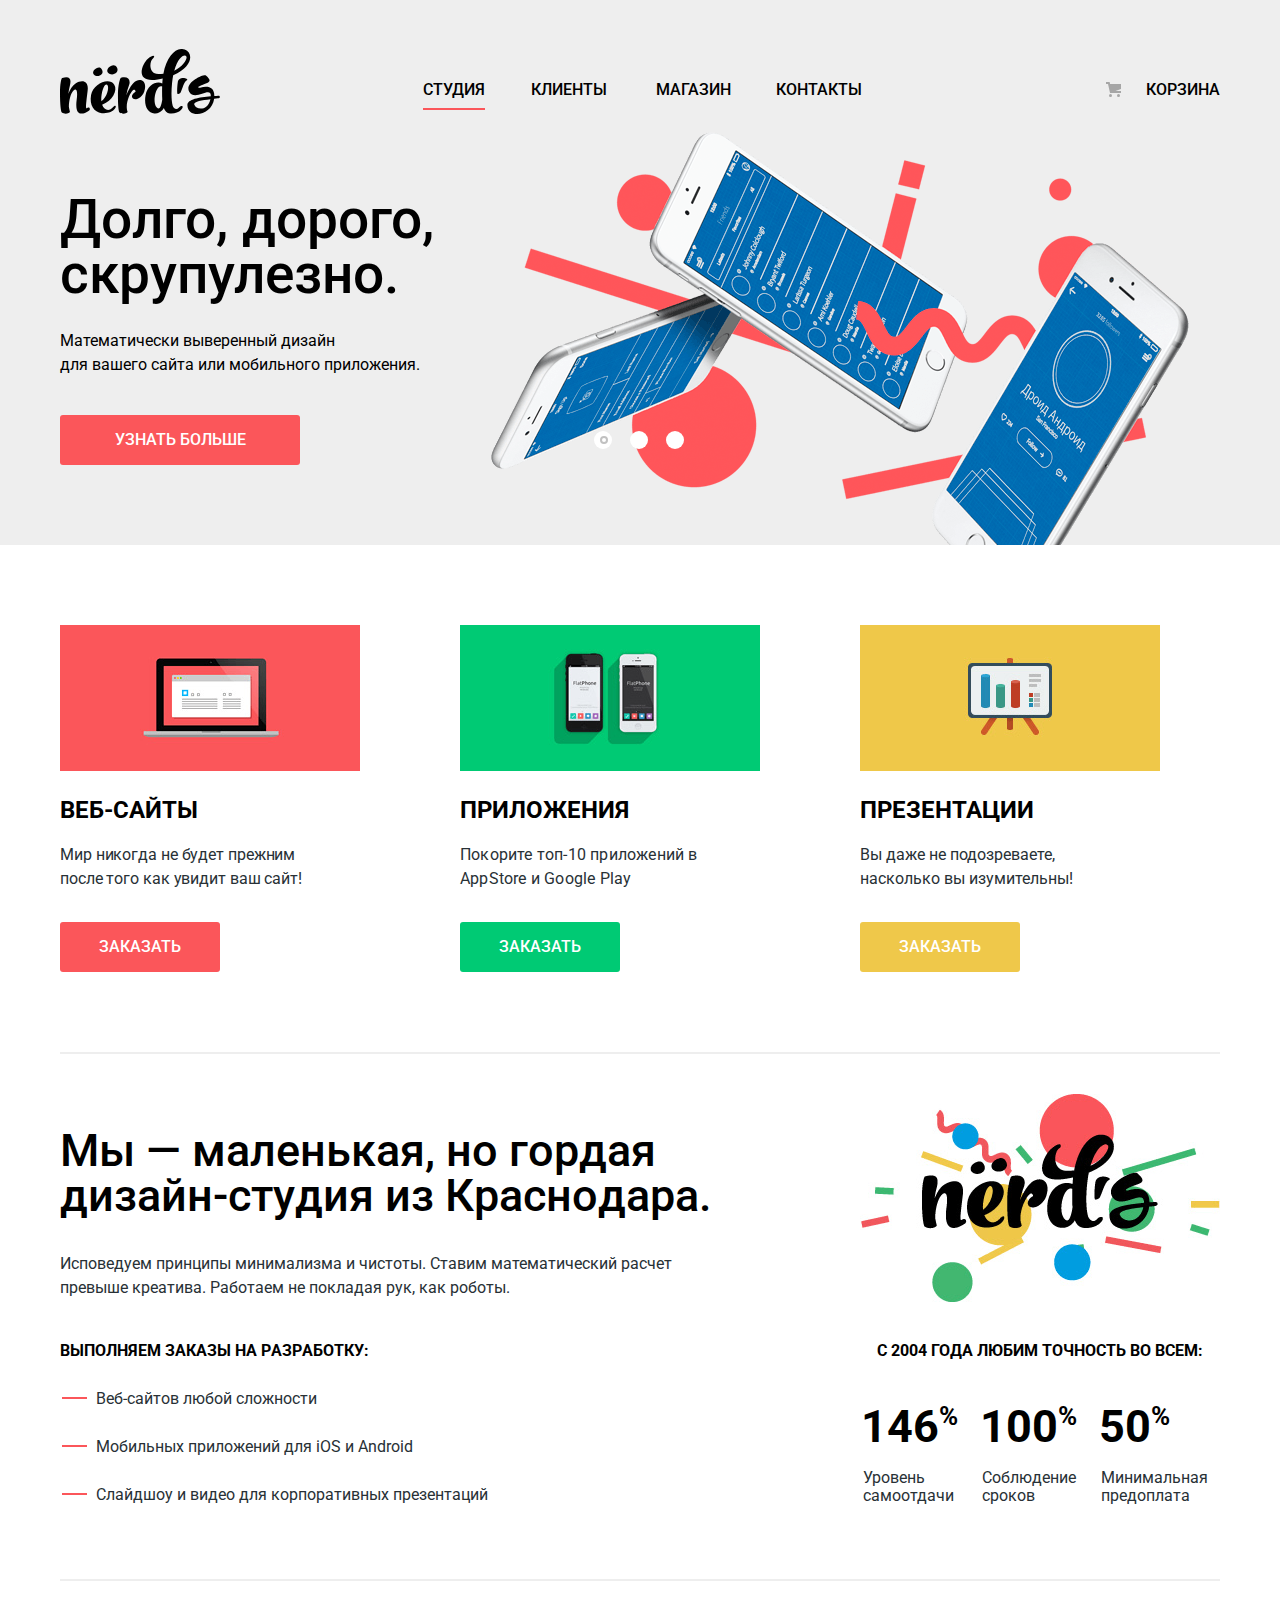
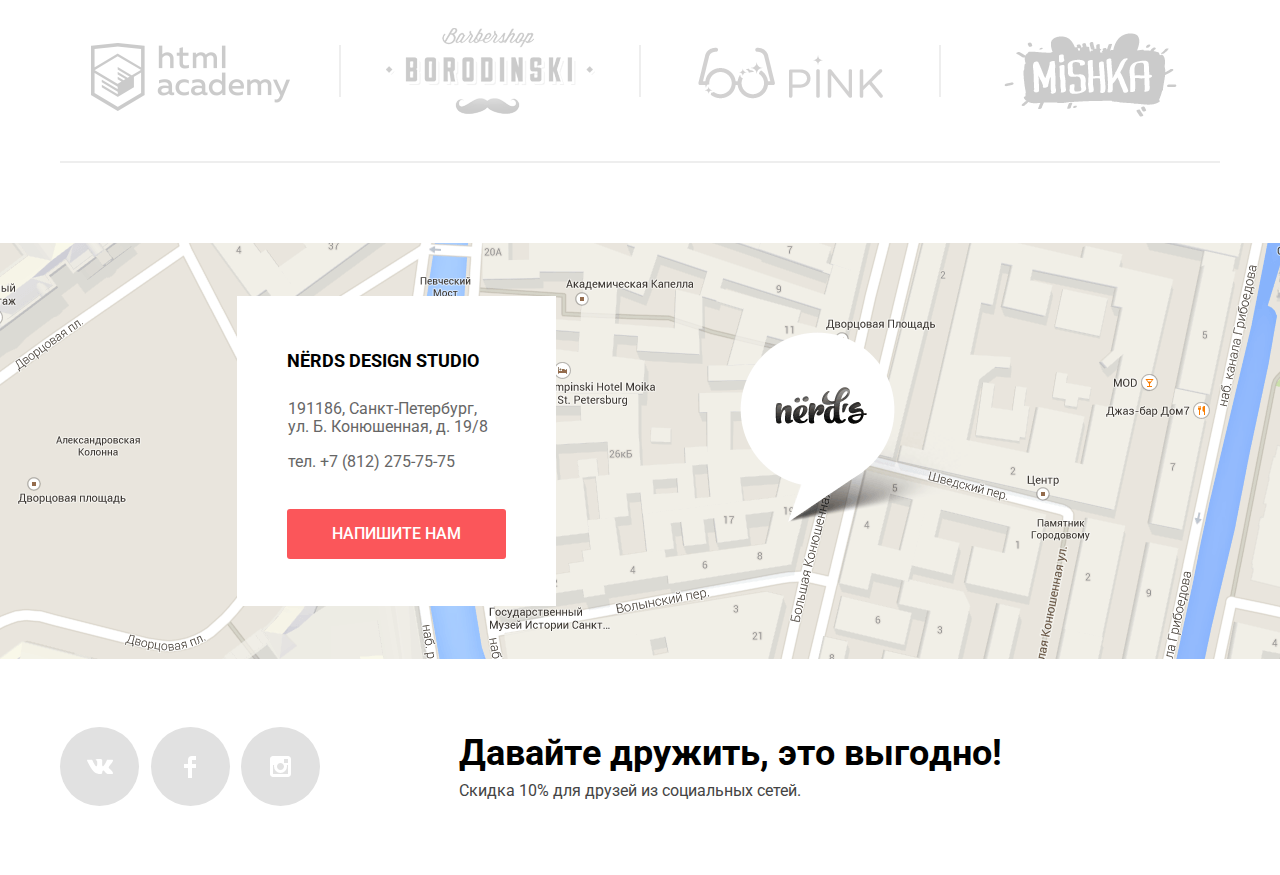
<file: index.html>
<!DOCTYPE html>
<html lang="ru">

<head>
  <meta charset="UTF-8">
  <title>Студия Нёрдс</title>
  <link href="https://fonts.googleapis.com/css?family=Roboto:400,500,700" rel="stylesheet">
  <link href="css/normalize.min.css" rel="stylesheet">
  <link href="css/style.min.css" rel="stylesheet"> </head>

<body>
<header class="main-header">
  <nav class="main-navigation clearfix">
    <!--Меню-->
    <img src="img/nerds-logo-1.svg" width="160" height="65" alt="Логотип компании «Nerds»">
    <div class="user-menu">
      <ul class="site-navigation">
        <li><span class="down-line-red">Студия</span></li>
        <li><a href="client.html">Клиенты</a></li>
        <li><a href="catalog.html">Магазин</a></li>
        <li><a href="contacts.html">Контакты</a></li>
      </ul>
      <ul class="user-basket">
        <li><a class="user-basket-link" href="#">Корзина</a></li>
      </ul>
    </div>
  </nav>
</header>
<main class="container">
  <h1 class="visually-hidden">Веб студия «Nerds»</h1>
  <section class="slider-new">
    <div class="container-slider">
      <h2 class="visually-hidden">Преимущества</h2>
      <input class="visually-hidden slide-1" type="radio" id="product-1" name="toggle" checked>
      <input class="visually-hidden slide-2" type="radio" id="product-2" name="toggle">
      <input class="visually-hidden slide-3" type="radio" id="product-3" name="toggle">
      <div class="slider-controls">
        <label class="slider-controls-item slider-controls-item--1" for="product-1">Первый</label>
        <label class="slider-controls-item slider-controls-item--2" for="product-2">Второй</label>
        <label class="slider-controls-item slider-controls-item--3" for="product-3">Третий</label>
      </div>
      <ul class="slider-list">
        <li class="slider-item">
          <h3>Долго, дорого,<br> скрупулезно.</h3>
          <p>Математически выверенный дизайн
            <br> для вашего сайта или мобильного приложения.</p> <a class="slider-item-button button" href="#">Узнать больше</a> </li>
        <li class="slider-item">
          <h3>Любим математику как никто другой</h3>
          <p>Никакого креатива, только математические формулы для расчета идеальных пропорций.</p> <a class="slider-item-button button" href="#">Узнать больше</a> </li>
        <li class="slider-item">
          <h3>Только ночь,<br> только хардкор</h3>
          <p>Работать днем, как все? Мы против этого.
            <br> Ближе к полуночи работа только начинается.</p> <a class="slider-item-button button" href="#">Узнать больше</a> </li>
      </ul>
    </div>
  </section>
  <div class="page-wrapper">
    <section class="features">
      <h2 class="visually-hidden">Услуги</h2>
      <ul class="features-list">
        <li class="feature-item">
          <h3>Веб-сайты</h3>
          <p class="text-property text-items text-items-1">Мир никогда не будет прежним после того как увидит ваш сайт!</p> <a class="button button-service" href="#">Заказать</a> </li>
        <li class="feature-item">
          <h3>Приложения</h3>
          <p class="text-property text-items text-items-2">Покорите топ-10 приложений в AppStore и Google Play</p> <a class="button green button-service" href="#">Заказать</a> </li>
        <li class="feature-item">
          <h3>Презентации</h3>
          <p class="text-property text-items text-items-3">Вы даже не подозреваете, насколько вы изумительны!</p> <a class="button yellow button-service" href="#">Заказать</a> </li>
      </ul>
      <div class="line line-1"></div>
    </section>
    <section class="about">
      <h2 class="visually-hidden">О нас</h2>
      <div class="about-text">
        <div class="about-text-1">
          <p>Мы — маленькая, но гордая дизайн-студия из Краснодара.</p>
          <p class="text-property">Исповедуем принципы минимализма и чистоты. Ставим математический расчет превыше креатива. Работаем не покладая рук, как роботы.</p>
        </div>
        <div class="about-text-2">
          <p>Выполняем заказы на разработку:</p>
          <ul class="amenities">
            <li class="text-property text-property-orders">Веб-сайтов любой сложности</li>
            <li class="text-property text-property-orders">Мобильных приложений для iOS и Android</li>
            <li class="text-property text-property-orders">Слайдшоу и видео для корпоративных презентаций</li>
          </ul>
        </div>
      </div>
      <div class="about-logo"> <img src="img/nerds-illustration.png" width="360" height="208" alt="Логотип компании «Nerds»">
        <p class="about-figure">с 2004 года Любим точность во всем:</p>
        <ul class="our-advantages">
          <li class="our-advantages-list">
            <p>146<span class="our-advantages-list-percent">%</span></p>
            <p>Уровень самоотдачи</p>
          </li>
          <li class="our-advantages-list">
            <p>100<span class="our-advantages-list-percent">%</span></p>
            <p>Соблюдение сроков</p>
          </li>
          <li class="our-advantages-list">
            <p>50<span class="our-advantages-list-percent">%</span></p>
            <p>Минимальная предоплата</p>
          </li>
        </ul>
      </div>
    </section>
    <section class="partners">
      <ul class="our-partners">
        <li>
          <a class="partners-img" href="https://htmlacademy.ru/intensive/htmlcss"><img src="img/logo-1.png%20copy.png" width="199" height="68" alt="Партнёр «Htmlacademy»"></a>
        </li>
        <li>
          <a class="partners-img" href="#"><img src="img/logo-2.png%20copy.png" width="209" height="90" alt="Партнёр «Borodinski»"></a>
        </li>
        <li>
          <a class="partners-img" href="#"><img src="img/logo-3.png%20copy.png" width="185" height="52" alt="Партнёр «Pink»"></a>
        </li>
        <li>
          <a class="partners-img" href="#"><img src="img/logo-4.png%20copy.png" width="173" height="84" alt="Партнёр «Mishka»"></a>
        </li>
      </ul>
      <div class="vertival-line vertival-line-1"></div>
      <div class="vertival-line vertival-line-2"></div>
      <div class="vertival-line vertival-line-3"></div>
      <div class="line line-2"></div>
      <div class="line line-3"></div>
    </section>
  </div>
  <section class="maps">
    <section class="maps-address">
      <p>Nёrds design studio</p>
      <p>191186, Санкт-Петербург, ул. Б. Конюшенная, д. 19/8</p>
      <p><a class="telephone" href="tel:+7(812)275-75-75"> тел. +7 (812) 275-75-75</a></p> <a class="button button-info-maps" href="contacts-popap.html">Напишите нам</a> </section>
    <iframe class="frame-maps" src="https://yandex.ru/map-widget/v1/?um=constructor%3A9f9f6bf86912d84e4e735cc1d7a996acdfd5a36370ceadb6f1b96682a616d9d2&amp;source=constructor"></iframe>
  </section>
</main>
<footer class="main-footer">
  <div class="page-wrapper">
    <div class="main-footer-info">
      <ul class="footer-social">
        <!--Кнопки на соц. сети-->
        <li>
          <a class="social-button" href="#" aria-label="Читайте нас в Вконтакте">
            <svg xmlns="http://www.w3.org/2000/svg" width="26" height="15" viewBox="0 0 26 15">
              <path fill="rgb(255, 255, 255)" d="M16.138 11.51c.956-.309 2.18 2.04 3.483 2.939.978.681 1.727.534 1.727.534l3.473-.05s1.815-.112.957-1.554c-.071-.12-.503-1.069-2.585-3.022-2.177-2.043-1.882-1.712.739-5.244 1.597-2.153 2.236-3.468 2.036-4.028-.192-.539-1.365-.399-1.365-.399L20.69.713c-.381.001-.704.119-.851.515-.003.004-.621 1.666-1.445 3.079-1.741 2.989-2.436 3.148-2.724 2.961-.661-.433-.494-1.737-.494-2.664 0-2.897.432-4.105-.846-4.417-.427-.104-.739-.172-1.828-.182-1.392-.021-2.574 0-3.244.329-.445.223-.786.712-.579.74.26.035.843.16 1.155.586.401.552.389 1.789.389 1.789s.229 3.411-.54 3.834c-.528.29-1.25-.302-2.803-3.016-.793-1.388-1.392-2.922-1.392-2.922s-.116-.285-.326-.441c-.25-.185-.6-.244-.6-.244L.848.684S.29.7.085.946c-.182.218-.015.668-.015.668s2.909 6.881 6.203 10.347c3.02 3.182 6.452 2.971 6.452 2.971h1.555s.469-.054.709-.312c.224-.24.214-.691.214-.691s-.031-2.109.935-2.419z" /> </svg>
          </a>
        </li>
        <li>
          <a class="social-button" href="#" aria-label="Читайте нас в Фейсбуке">
            <svg xmlns="http://www.w3.org/2000/svg" width="12" height="22" viewBox="0 0 12 22">
              <path fill="rgb(255, 255, 255)" d="M12 4V0H8a4 4 0 0 0-4 4v4H0v4h4v10h4V12h4V8H8V4h4z" /> </svg>
          </a>
        </li>
        <li>
          <a class="social-button" href="#" aria-label="Смотрите нас в Инстаграме">
            <svg xmlns="http://www.w3.org/2000/svg" width="21" height="21" viewBox="0 0 21 21">
              <path fill="rgb(255, 255, 255)" d="M18 0H3C1.35 0 0 1.35 0 3v15c0 1.65 1.35 3 3 3h15c1.65 0 3-1.35 3-3V3c0-1.65-1.35-3-3-3zm-7.5 7c1.93 0 3.5 1.57 3.5 3.5S12.43 14 10.5 14 7 12.43 7 10.5 8.57 7 10.5 7zM18 18H3V9h1.181A6.504 6.504 0 0 0 4 10.5a6.5 6.5 0 1 0 13 0 6.45 6.45 0 0 0-.181-1.5H18v9zm0-11h-4V3h4v4z" /> </svg>
          </a>
        </li>
      </ul>
      <div class="footer-text">
        <p>Давайте дружить, это выгодно!</p>
        <p>Скидка 10% для друзей из социальных сетей.</p>
      </div>
    </div>
  </div>
</footer>
<section class="modal modal-letter">
  <h2 class="visually-hidden">Связаться с нами</h2>
  <p>Напишите нам</p>
  <form class="appointment-form" action="https://echo.htmlacademy.ru" method="post">
    <div class="appointment-form-name-email">
      <div class="appointment-item">
        <label for="name">Ваше имя</label>
        <input class="modal-text" type="text" id="name" name="full-name" placeholder="Имя Фамилия"> </div>
      <div class="appointment-item">
        <label for="email-user">Ваш e-mail:</label>
        <input class="modal-text" type="email" id="email-user" name="email" placeholder="email@example.com"> </div>
    </div>
    <div class="appointment-item appointment-item-text">
      <label for="letter">Текст письма:</label>
      <textarea class="modal-text" name="letter" id="letter" placeholder="В свободной форме"></textarea>
    </div>
    <button class="button button-modal" type="submit">Отправить</button>
  </form>
  <button class="modal-close" type="button" aria-label="Закрыть окно формы"></button>
</section>
<script src="js/scripts.min.js"></script>
</body>

</html>
</file>
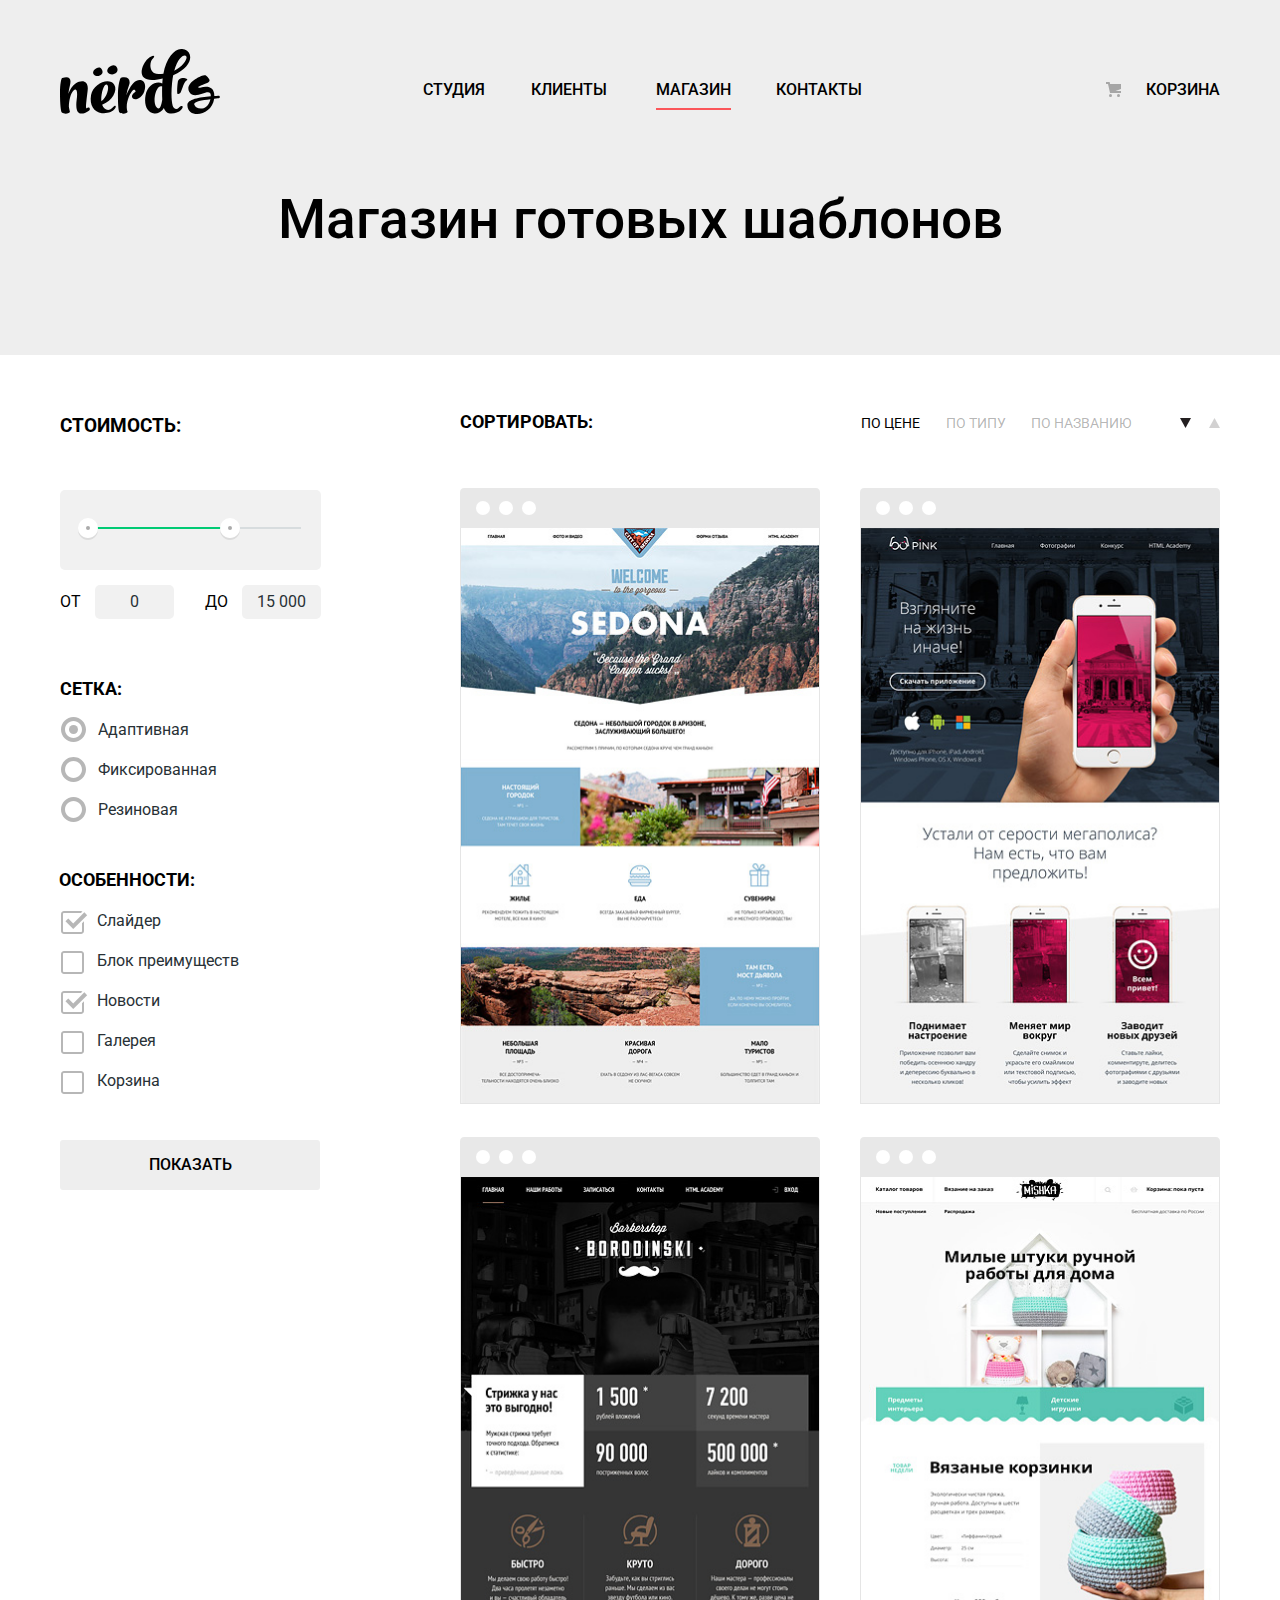
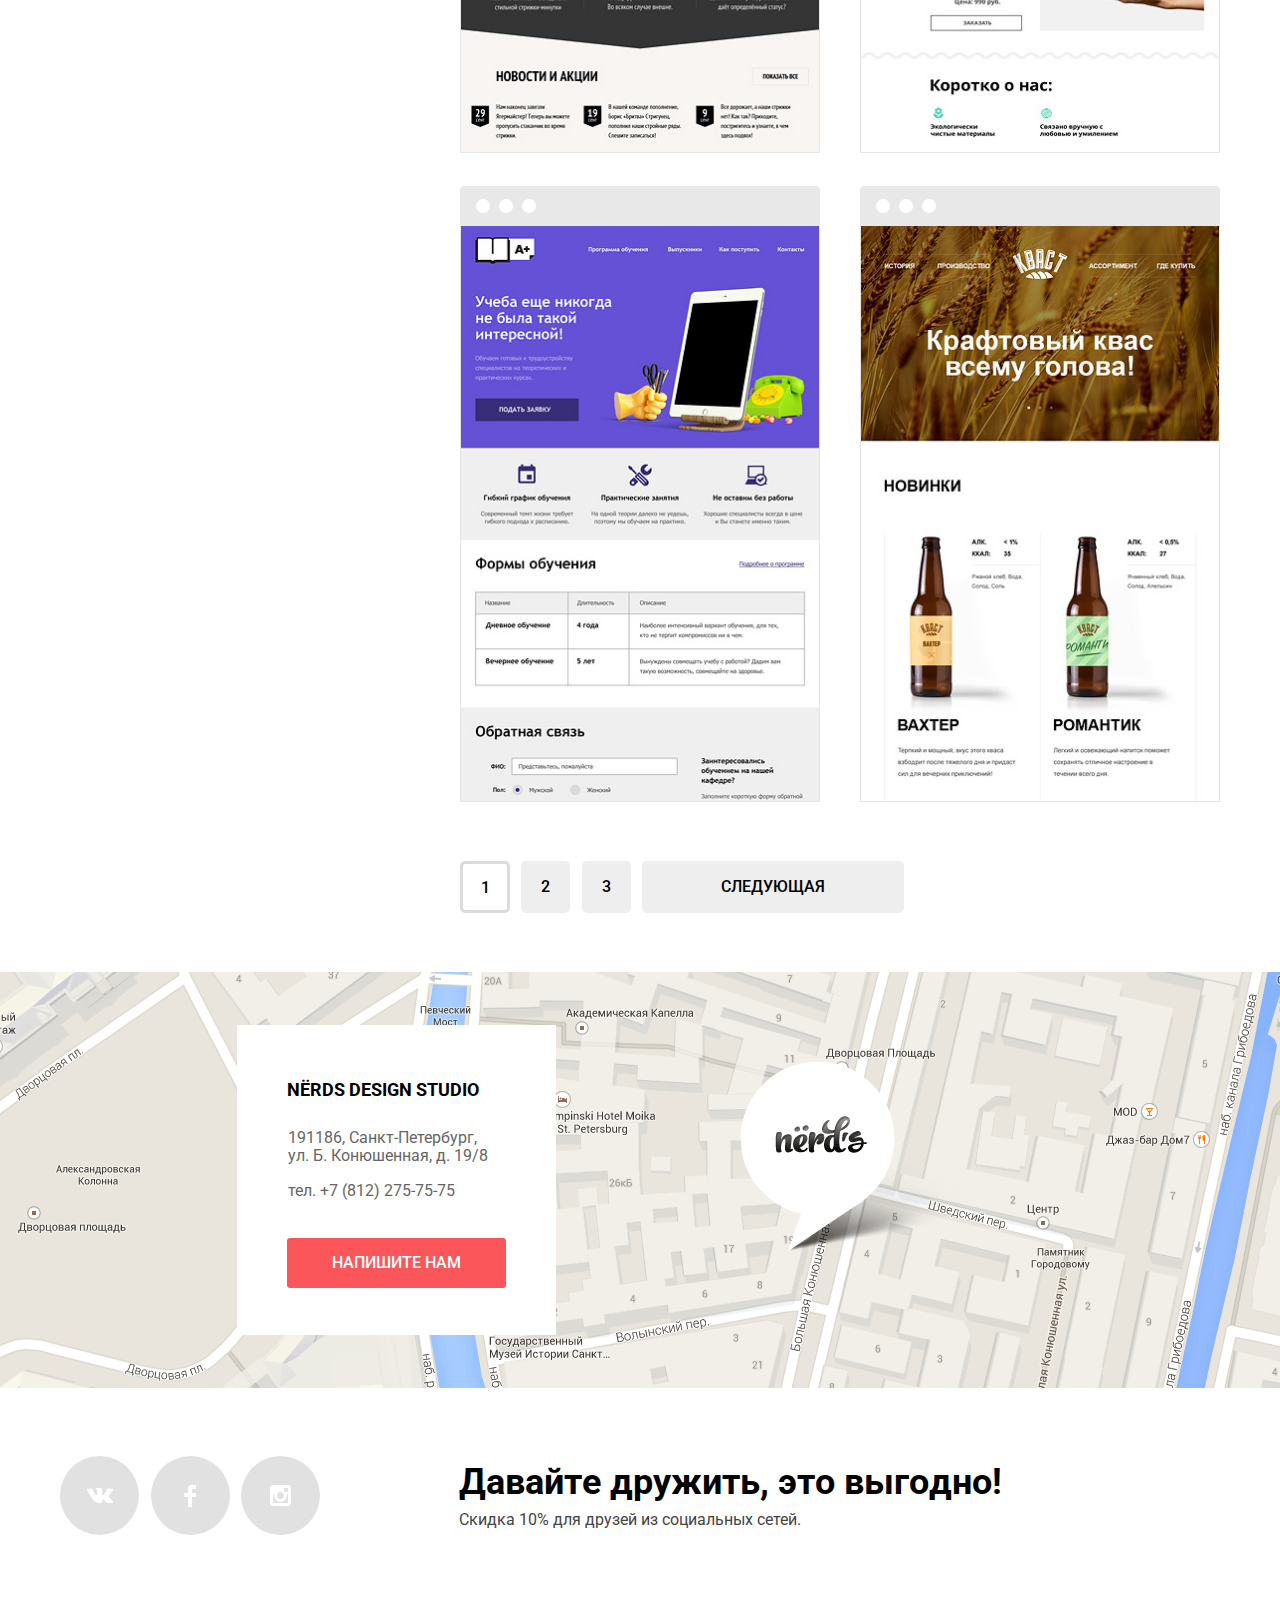
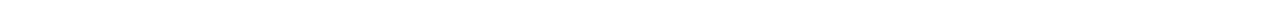
<file: catalog.html>
<!DOCTYPE html>
<html lang="ru">

<head>
  <meta charset="UTF-8">
  <title>Студия Нёрдс</title>
  <link href="https://fonts.googleapis.com/css?family=Roboto:400,500,700" rel="stylesheet">
  <link href="css/normalize.min.css" rel="stylesheet">
  <link href="css/style.min.css" rel="stylesheet"> </head>

<body>
<header class="main-header">
  <nav class="main-navigation clearfix">
    <!--Меню-->
    <a class="main-header-logo" href="index.html"> <img src="img/nerds-logo-1.svg" width="160" height="65" alt="Логотип компании «Nerds»"></a>
    <div class="user-menu">
      <ul class="site-navigation">
        <li><a href="index.html">Студия</a></li>
        <li><a href="client.html">Клиенты</a></li>
        <li><span class="down-line-red">Магазин</span></li>
        <li><a href="contacts.html">Контакты</a></li>
      </ul>
      <ul class="user-basket">
        <li><a class="user-basket-link" href="#">Корзина</a></li>
      </ul>
    </div>
  </nav>
</header>
<main class="container">
  <h1 class="page-title">Магазин готовых шаблонов</h1>
  <div class="page-wrapper">
    <div class="container-page">
      <section class="filter">
        <h2 class="visually-hidden">Фильтр шаблонов</h2>
        <form class="filter-form" method="get" action="https://echo.htmlacademy.ru">
          <!--Форма фильтр-->
          <fieldset class="filter-item">
            <legend class="price-name">Стоимость:</legend>
            <div class="range-filter">
              <div class="range-controls">
                <div class="scale">
                  <div class="bar" style="margin-left: 5%; width: 65%"></div>
                </div>
                <div class="toggle toggle-min"></div>
                <div class="toggle toggle-max"></div>
              </div>
              <div class="price-controls">
                <label class="min-price">от
                  <input name="min-price" type="text" value="0"> </label>
                <label class="max-price">до
                  <input name="max-price" type="text" value="15 000"> </label>
              </div>
            </div>
          </fieldset>
          <fieldset class="filter-item-grid">
            <legend>Сетка:</legend>
            <ul class="grid-option">
              <li class="filter-option-grid">
                <input class="visually-hidden filter-input filter-input-checkbox" type="radio" name="grid" value="adaptive" id="filter-option-n-1" checked>
                <label for="filter-option-n-1" tabindex="0">Адаптивная</label>
              </li>
              <li class="filter-option-grid">
                <input class="visually-hidden filter-input filter-input-checkbox" type="radio" name="grid" value="fixed" id="filter-option-n-2">
                <label for="filter-option-n-2" tabindex="0">Фиксированная</label>
              </li>
              <li class="filter-option-grid">
                <input class="visually-hidden filter-input filter-input-checkbox" type="radio" name="grid" value="rubber" id="filter-option-n-3">
                <label for="filter-option-n-3" tabindex="0">Резиновая</label>
              </li>
            </ul>
          </fieldset>
          <fieldset class="filter-item-special">
            <legend>Особенности:</legend>
            <ul class="specific-option">
              <li class="filter-option-specific">
                <input class="visually-hidden filter-input filter-input-radio" type="checkbox" name="slider" id="specific-n-1" tabindex="-1" checked>
                <label for="specific-n-1" tabindex="0">Слайдер</label>
              </li>
              <li class="filter-option-specific">
                <input class="visually-hidden filter-input filter-input-radio" type="checkbox" name="advantages" id="specific-n-2" tabindex="-1">
                <label for="specific-n-2" tabindex="0">Блок преимуществ</label>
              </li>
              <li class="filter-option-specific">
                <input class="visually-hidden filter-input filter-input-radio" type="checkbox" name="news" id="specific-n-3" tabindex="-1" checked>
                <label for="specific-n-3" tabindex="0">Новости</label>
              </li>
              <li class="filter-option-specific">
                <input class="visually-hidden filter-input filter-input-radio" type="checkbox" name="gallery" id="specific-n-4" tabindex="-1">
                <label for="specific-n-4" tabindex="0">Галерея</label>
              </li>
              <li class="filter-option-specific">
                <input class="visually-hidden filter-input filter-input-radio" type="checkbox" name="basket" id="specific-n-5" tabindex="-1">
                <label for="specific-n-5" tabindex="0">Корзина</label>
              </li>
            </ul>
          </fieldset>
          <button type="submit" class="filter-button button">Показать</button>
        </form>
      </section>
      <section class="catalog">
        <h2 class="visually-hidden">Список шаблонов</h2>
        <div class="catalog-filter">
          <p>Сортировать:</p>
          <ul class="additional-filter">
            <li><a class="sort sort-active" href="#">По цене</a></li>
            <li><a class="sort" href="#">По типу</a></li>
            <li><a class="sort" href="#">По названию</a></li>
          </ul>
          <ul class="visual-button">
            <li>
              <a class="sort-price sort-price-active" href="#" aria-label="Сортировка по цене: от высокой к низкой">
                <svg xmlns="http://www.w3.org/2000/svg" width="11" height="10" viewBox="0 0 11 10">
                  <path fill="rgb(35, 31, 32)" d="M5.5 10L0 0h11" /> </svg>
              </a>
            </li>
            <li>
              <a class="sort-price" href="#" aria-label="Сортировка по цене: от низкой к высокой">
                <svg xmlns="http://www.w3.org/2000/svg" width="11" height="10" viewBox="0 0 11 10">
                  <path fill="rgb(35, 31, 32)" d="M5.5 0L0 10h11z" /> </svg>
              </a>
            </li>
          </ul>
        </div>
        <ul class="catalog-list">
          <!--Каталог-->
          <li class="catalog-item">
            <a href="#"> <img class="a-catalog-url" src="img/img-sedona.jpg" width="360" height="576" alt="Шаблон «Sedona»"> </a>
            <div class="catalog-hidden">
              <div class="catalog-list-info">
                <h3 class="name-product"><a class="name-items" href="#">Sedona</a></h3>
                <p class="product-description prd-1">Информационный сайт для туристов</p> <a class="button button-price" href="#">9 900 Руб.</a> </div>
            </div>
          </li>
          <li class="catalog-item">
            <a href="#"> <img class="a-catalog-url" src="img/img-pink.jpg" width="360" height="576" alt="Шаблон «Pink App»"> </a>
            <div class="catalog-hidden">
              <div class="catalog-list-info">
                <h3 class="name-product"><a class="name-items" href="#">Pink App</a></h3>
                <p class="product-description prd-2">Продуктовый лендинг приложения для iOS и Android</p> <a class="button button-price" href="#">9 900 Руб.</a> </div>
            </div>
          </li>
          <li class="catalog-item">
            <a href="#"> <img class="a-catalog-url" src="img/img-barbershop.jpg" width="360" height="576" alt="Шаблон «Barbershop»"> </a>
            <div class="catalog-hidden">
              <div class="catalog-list-info cli-horizontal-2">
                <h3 class="name-product"><a class="name-items" href="#">Barbershop</a></h3>
                <p class="product-description prd-3">Сайт салона красоты. Для мужчин, да.</p> <a class="button button-price" href="#">9 900 Руб.</a> </div>
            </div>
          </li>
          <li class="catalog-item">
            <a href="#"> <img class="a-catalog-url" src="img/img-mishka.jpg" width="360" height="576" alt="Шаблон «MISHKA»"> </a>
            <div class="catalog-hidden">
              <div class="catalog-list-info cli-horizontal-2">
                <h3 class="name-product"><a class="name-items" href="#">MISHKA</a></h3>
                <p class="product-description prd-4">Интернет-магазин вязаных игрушек</p> <a class="button button-price" href="#">9 900 Руб.</a> </div>
            </div>
          </li>
          <li class="catalog-item">
            <a href="#"> <img class="a-catalog-url" src="img/img-aplus.jpg" width="360" height="576" alt="Шаблон «A Plus»"> </a>
            <div class="catalog-hidden">
              <div class="catalog-list-info cli-horizontal-3">
                <h3 class="name-product"><a class="name-items" href="#">A Plus</a></h3>
                <p class="product-description prd-5">Лендинг курсов повышения квалификации</p> <a class="button button-price" href="#">9 900 Руб.</a> </div>
            </div>
          </li>
          <li class="catalog-item">
            <a href="#"> <img class="a-catalog-url" src="img/img-kvast.jpg" width="360" height="576" alt="Шаблон «КВАСТ»"> </a>
            <div class="catalog-hidden">
              <div class="catalog-list-info cli-horizontal-3">
                <h3 class="name-product"><a class="name-items" href="#">Кваст</a></h3>
                <p class="product-description prd-6">Промо-сайт производителя крафтового кваса</p> <a class="button button-price" href="#">9 900 Руб.</a> </div>
            </div>
          </li>
        </ul>
        <ul class="pagination-list">
          <!--Страницы сайта-->
          <li class="pagination-item-current"><a>1</a></li>
          <li><a class="pagination-item" href="#">2</a></li>
          <li><a class="pagination-item" href="#">3</a></li>
          <li><a class="pagination-item pagination-item-text" href="#">Следующая</a></li>
        </ul>
      </section>
    </div>
  </div>
  <section class="maps">
    <section class="maps-address">
      <p>Nёrds design studio</p>
      <p>191186, Санкт-Петербург, ул. Б. Конюшенная, д. 19/8</p>
      <p><a class="telephone" href="tel:+7(812)275-75-75"> тел. +7 (812) 275-75-75</a></p> <a class="button button-info-maps" href="contacts-popap.html">Напишите нам</a> </section>
    <iframe class="frame-maps" src="https://yandex.ru/map-widget/v1/?um=constructor%3A9f9f6bf86912d84e4e735cc1d7a996acdfd5a36370ceadb6f1b96682a616d9d2&amp;source=constructor"></iframe>
  </section>
</main>
<footer class="main-footer">
  <div class="page-wrapper">
    <div class="main-footer-info">
      <ul class="footer-social">
        <!--Кнопки на соц. сети-->
        <li>
          <a class="social-button" href="#" aria-label="Читайте нас в Вконтакте">
            <svg xmlns="http://www.w3.org/2000/svg" width="26" height="15" viewBox="0 0 26 15">
              <path fill="rgb(255, 255, 255)" d="M16.138 11.51c.956-.309 2.18 2.04 3.483 2.939.978.681 1.727.534 1.727.534l3.473-.05s1.815-.112.957-1.554c-.071-.12-.503-1.069-2.585-3.022-2.177-2.043-1.882-1.712.739-5.244 1.597-2.153 2.236-3.468 2.036-4.028-.192-.539-1.365-.399-1.365-.399L20.69.713c-.381.001-.704.119-.851.515-.003.004-.621 1.666-1.445 3.079-1.741 2.989-2.436 3.148-2.724 2.961-.661-.433-.494-1.737-.494-2.664 0-2.897.432-4.105-.846-4.417-.427-.104-.739-.172-1.828-.182-1.392-.021-2.574 0-3.244.329-.445.223-.786.712-.579.74.26.035.843.16 1.155.586.401.552.389 1.789.389 1.789s.229 3.411-.54 3.834c-.528.29-1.25-.302-2.803-3.016-.793-1.388-1.392-2.922-1.392-2.922s-.116-.285-.326-.441c-.25-.185-.6-.244-.6-.244L.848.684S.29.7.085.946c-.182.218-.015.668-.015.668s2.909 6.881 6.203 10.347c3.02 3.182 6.452 2.971 6.452 2.971h1.555s.469-.054.709-.312c.224-.24.214-.691.214-.691s-.031-2.109.935-2.419z" /> </svg>
          </a>
        </li>
        <li>
          <a class="social-button" href="#" aria-label="Читайте нас в Фейсбуке">
            <svg xmlns="http://www.w3.org/2000/svg" width="12" height="22" viewBox="0 0 12 22">
              <path fill="rgb(255, 255, 255)" d="M12 4V0H8a4 4 0 0 0-4 4v4H0v4h4v10h4V12h4V8H8V4h4z" /> </svg>
          </a>
        </li>
        <li>
          <a class="social-button" href="#" aria-label="Смотрите нас в Инстаграме">
            <svg xmlns="http://www.w3.org/2000/svg" width="21" height="21" viewBox="0 0 21 21">
              <path fill="rgb(255, 255, 255)" d="M18 0H3C1.35 0 0 1.35 0 3v15c0 1.65 1.35 3 3 3h15c1.65 0 3-1.35 3-3V3c0-1.65-1.35-3-3-3zm-7.5 7c1.93 0 3.5 1.57 3.5 3.5S12.43 14 10.5 14 7 12.43 7 10.5 8.57 7 10.5 7zM18 18H3V9h1.181A6.504 6.504 0 0 0 4 10.5a6.5 6.5 0 1 0 13 0 6.45 6.45 0 0 0-.181-1.5H18v9zm0-11h-4V3h4v4z" /> </svg>
          </a>
        </li>
      </ul>
      <div class="footer-text">
        <p>Давайте дружить, это выгодно!</p>
        <p>Скидка 10% для друзей из социальных сетей.</p>
      </div>
    </div>
  </div>
</footer>
<section class="modal modal-letter">
  <h2 class="visually-hidden">Связаться с нами</h2>
  <p>Напишите нам</p>
  <form class="appointment-form" action="https://echo.htmlacademy.ru" method="post">
    <div class="appointment-form-name-email">
      <div class="appointment-item">
        <label for="name">Ваше имя</label>
        <input class="modal-text" type="text" id="name" name="full-name" placeholder="Имя Фамилия"> </div>
      <div class="appointment-item">
        <label for="email-user">Ваш e-mail:</label>
        <input class="modal-text" type="email" id="email-user" name="email" placeholder="email@example.com"> </div>
    </div>
    <div class="appointment-item appointment-item-text">
      <label for="letter">Текст письма:</label>
      <textarea class="modal-text" name="letter" id="letter" placeholder="В свободной форме"></textarea>
    </div>
    <button class="button button-modal" type="submit">Отправить</button>
  </form>
  <button class="modal-close" type="button" aria-label="Закрыть окно формы"></button>
</section>
<script src="js/scripts.min.js"></script>
</body>

</html>
</file>
<file: css/style.min.css>
body {min-width: 1200px;margin: 0;padding: 0;font-family: "Roboto", "Arial", sans-serif;font-size: 16px;line-height: 24px;font-weight: 700;text-transform: none;}.visually-hidden {position: absolute;width: 1px;height: 1px;clip: rect(0, 0, 0, 0);}a {text-decoration: none;}*, *::before, *::after {-webkit-box-sizing: border-box;box-sizing: border-box;}html {-webkit-box-sizing: border-box;box-sizing: border-box;}.content-box-component {-webkit-box-sizing: content-box;box-sizing: content-box;}.page-wrapper {width: 1200px;margin: 0 auto;}.line {position: absolute;width: 1160px;min-height: 2px;background-color: rgb(238, 238, 238);}.line-1 {left: 20px;bottom: -82px;}.line-2 {bottom: -38px;}.line-3 {bottom: 144px;}.maps {height: 416px;margin: auto auto 68px auto;position: relative;background: rgb(241, 239, 232) url(../img/map-marker.png);background-repeat: no-repeat;background-position: center;}.frame-maps {width: 100%;height: 416px;border: 0;}.vertival-line {position: absolute;width: 2px;height: 52px;background-color: rgb(238, 238, 238);top: 17px;}.vertival-line-1 {left: 299px;}.vertival-line-2 {right: 599px;}.vertival-line-3 {right: 299px;}.clearfix::after {content: "";display: table;clear: both;}.container-slider {width: 1200px;margin: 0 auto;padding: 0 20px;position: relative;background-color: rgb(238, 238, 238);}.button {display: block;font: inherit;text-align: center;color: rgb(255, 255, 255);text-transform: uppercase;background-color: rgb(251, 86, 90);border: none;-webkit-transition: background-color 0.6s ease;-o-transition: background-color 0.6s ease;transition: background-color 0.6s ease;border-radius: 3px;}.button:hover, .button:focus {background-color: rgb(231, 66, 70);}.button:active {color: rgba(255,255,255,0.3);background-color: rgb(215, 55, 59);;-webkit-box-shadow: inset 0 3px 0 rgba(0, 1, 1, 0.1);box-shadow: inset 0 3px 0 rgba(0, 1, 1, 0.1);}.button.green {background-color: rgb(0, 202, 116);}.button.green:hover, .button.green:focus {background-color: rgb(0, 188, 108);}.button.green:active {background-color: rgb(0, 170, 98);}.button.yellow {background-color: rgb(239, 200, 74);}.button.yellow:hover, .button.yellow:focus {background-color: rgb(234, 181, 52);}.button.yellow:active {background-color: rgb(229, 167, 34);}.about {position: relative;display: -webkit-box;display: -ms-flexbox;display: flex;-ms-flex-wrap: wrap;flex-wrap: wrap;padding: 0 20px;margin-bottom: 112px;}.about > p:first-of-type {font-size: 16px;line-height: 45px;font-weight: 500;}.about p:nth-of-type(3) {text-transform: uppercase;}.about .about-figure {text-transform: uppercase;margin: 0;padding-top: 30px;padding-left: 17px;width: 364px;}.about-text {display: -webkit-box;display: -ms-flexbox;display: flex;-ms-flex-wrap: wrap;flex-wrap: wrap;width: 650px;}.about-text-1 {padding-top: 34px;padding-bottom: 0;display: -webkit-box;display: -ms-flexbox;display: flex;-ms-flex-wrap: wrap;flex-wrap: wrap;-webkit-box-orient: vertical;-webkit-box-direction: normal;-ms-flex-direction: column;flex-direction: column;min-height: 206px;-webkit-box-pack: justify;-ms-flex-pack: justify;justify-content: space-between;}.about-text-1 p:first-child {margin: 0;font-size: 45px;font-weight: 500;line-height: 45px;-webkit-font-kerning: none;font-kerning: none;width: 660px;}.about-text-1 p:last-child {margin: 0;width: 616px;}.about-text-2 {display: -webkit-box;display: -ms-flexbox;display: flex;-ms-flex-wrap: wrap;flex-wrap: wrap;-webkit-box-orient: vertical;-webkit-box-direction: normal;-ms-flex-direction: column;flex-direction: column;min-height: 160px;padding-top: 39px;}.about-text-2 p:first-child {margin: 0;font-size: 16px;line-height: 24px;font-weight: 700;text-transform: uppercase;-webkit-font-kerning: none;font-kerning: none;}.about-logo {width: 360px;margin-left: auto;}.amenities {list-style: none;display: -webkit-box;display: -ms-flexbox;display: flex;-ms-flex-wrap: wrap;flex-wrap: wrap;-webkit-box-orient: vertical;-webkit-box-direction: normal;-ms-flex-direction: column;flex-direction: column;-webkit-box-pack: justify;-ms-flex-pack: justify;justify-content: space-between;padding: 24px 0 9px 36px;margin: 0;min-height: 153px;}.amenities li {position: relative;}.amenities li::before {content: "";position: absolute;background: rgb(251, 86, 90);width: 25px;height: 2px;left: -34.5px;top: 10px;}.our-advantages {margin: 0 auto;padding: 0;width: 359px;list-style: none;display: -webkit-box;display: -ms-flexbox;display: flex;-ms-flex-wrap: wrap;flex-wrap: wrap;}.our-advantages-list {width: 119px;}.our-advantages-list p:first-child {font-size: 45px;line-height: 10.06px;font-weight: 700;padding-top: 3px;}.our-advantages-list-percent {font-size: 26px;vertical-align: 17px;}.our-advantages-list p:last-child {font-weight: 400;color: rgb(40, 49, 54);line-height: 18px;margin: 0px;margin-top: -8px;padding-left: 2px;}.maps-address p:first-child {text-transform: uppercase;line-height: 30px;font-weight: 700;font-size: 18px;margin-top: 19px;}.maps-address p:nth-child(2), .maps-address p:nth-child(3) {margin: 0;padding-top: 6px;padding-bottom: 11px;padding-left: 1px;line-height: 18px;font-weight: 400;color: rgb(102, 102, 102);width: 202px;}.maps-address .telephone {line-height: 18px;color: rgb(102, 102, 102);}.button-info-maps {margin-top: 27px;padding: 16px 0;font-weight: 500;line-height: 18px;}.main-footer {margin-bottom: 69px;}.main-footer p:first-of-type {font-size: 36px;line-height: 36px;font-weight: 700;}.main-footer p:first-of-type {color: rgb(68, 68, 68);line-height: 22px;font-weight: 400;}@-webkit-keyframes bounce {0% {-webkit-transform: translateY(-2000px);transform: translateY(-2000px);}70% {-webkit-transform: translateY(30px);transform: translateY(30px);}90% {-webkit-transform: translateY(-10px);transform: translateY(-10px);}100% {-webkit-transform: translateY(0);transform: translateY(0);}}@keyframes bounce {0% {-webkit-transform: translateY(-2000px);transform: translateY(-2000px);}70% {-webkit-transform: translateY(30px);transform: translateY(30px);}90% {-webkit-transform: translateY(-10px);transform: translateY(-10px);}100% {-webkit-transform: translateY(0);transform: translateY(0);}}@-webkit-keyframes shake {0%, 100% {-webkit-transform: translateX(0);transform: translateX(0);}10%, 30%, 50%, 70%, 90% {-webkit-transform: translateX(-10px);transform: translateX(-10px);}20%, 40%, 60%, 80% {-webkit-transform: translateX(10px);transform: translateX(10px);}}@keyframes shake {0%, 100% {-webkit-transform: translateX(0);transform: translateX(0);}10%, 30%, 50%, 70%, 90% {-webkit-transform: translateX(-10px);transform: translateX(-10px);}20%, 40%, 60%, 80% {-webkit-transform: translateX(10px);transform: translateX(10px);}}.modal {display: none;width: 960px;-webkit-box-orient: vertical;-webkit-box-direction: normal;-ms-flex-direction: column;flex-direction: column;padding-top: 67px;padding-left: 100px;z-index: 100;position: fixed;top: 71px;left: calc(50% - 480px);background-color: rgb(255, 255, 255);-webkit-box-shadow: 0 20px 40px rgba(0, 1, 1, 0.75);box-shadow: 0 20px 40px rgba(0, 1, 1, 0.75);}.modal-letter > p:first-of-type {margin: 0;font-size: 45px;font-weight: 500;line-height: 45px;}.appointment-form {margin-top: 41px;display: -webkit-box;display: -ms-flexbox;display: flex;-webkit-box-orient: vertical;-webkit-box-direction: normal;-ms-flex-direction: column;flex-direction: column;-ms-flex-wrap: wrap;flex-wrap: wrap;width: 761px;}.appointment-form-name-email {display: -webkit-box;display: -ms-flexbox;display: flex;-ms-flex-wrap: wrap;flex-wrap: wrap;-webkit-box-pack: justify;-ms-flex-pack: justify;justify-content: space-between;}.appointment-form-name-email input {padding: 14px 0 14px 14px;width: 360px;}.appointment-item {display: -webkit-box;display: -ms-flexbox;display: flex;-ms-flex-wrap: wrap;flex-wrap: wrap;-webkit-box-orient: vertical;-webkit-box-direction: normal;-ms-flex-direction: column;flex-direction: column;margin-bottom: 34px;}.appointment-item label {padding-bottom: 9px;}.appointment-item textarea {min-height: 118px;resize: none;}.appointment-item-text textarea {padding: 11px 0 0 12px;}.main-header {background-color: rgb(238, 238, 238);text-transform: uppercase;}.main-navigation {display: -webkit-box;display: -ms-flexbox;display: flex;-ms-flex-wrap: wrap;flex-wrap: wrap;width: 1160px;margin: 0 auto;padding-top: 49px;}.main-header-logo {width: 160px;height: 65px;cursor: pointer;}.main-header-logo:hover, .main-header-logo:focus {opacity: 0.8;}.main-header-logo img:active {opacity: 0.3;}.user-menu {display: -webkit-box;display: -ms-flexbox;display: flex;-ms-flex-wrap: wrap;flex-wrap: wrap;width: 809px;margin-left: 191px;-webkit-box-pack: justify;-ms-flex-pack: justify;justify-content: space-between;}.site-navigation, .user-basket {display: -webkit-box;display: -ms-flexbox;display: flex;-ms-flex-wrap: wrap;flex-wrap: wrap;margin: 0;padding: 0;list-style: none;line-height: 30px;font-weight: 500;}.site-navigation {display: -webkit-box;display: -ms-flexbox;display: flex;-ms-flex-wrap: wrap;flex-wrap: wrap;width: 451px;padding-top: 26px;}.site-navigation li {width: 86px;text-align: center;}.site-navigation li:nth-child(4n+1) {margin-right: 29px;}.site-navigation li:nth-child(4n+2) {margin-right: 38px;}.site-navigation li:nth-child(4n+3) {margin-right: 40px;}.down-line-red {padding-bottom: 9px;border-bottom: 2px solid rgb(251, 86, 90);}.user-basket {padding-top: 26px;padding-left: 41px;}.user-basket .user-basket-link {position: relative;padding-left: 41px;}.user-basket::before {content: "";position: relative;top: 7px;left: 16px;width: 15px;height: 15px;background: url("../img/cart-icon.svg");background-repeat: no-repeat;background-position: 0 0;}.site-navigation a, .user-basket a {color: rgb(0, 0, 0);}.site-navigation a:hover, .user-basket a:hover {color: rgb(251, 86, 90);}.site-navigation a:focus, .user-basket a:focus {color: rgb(0, 0, 0);opacity: 0.3;}.slider b {font-size: 55px;line-height: 55px;font-weight: 500;}.text-property {color: rgb(40, 49, 54);font-weight: 400;}.text-items {margin: 0;padding-top: 18px;padding-bottom: 31px;}.slider-new {position: relative;background-color: rgb(238, 238, 238);}.slider-controls {position: absolute;left: 50%;bottom: 104px;z-index: 100;width: 160px;height: 18px;text-align: center;font-size: 0;-webkit-transform: translateX(-50%);-ms-transform: translateX(-50%);transform: translateX(-50%);}.slider-controls label {position: relative;display: inline-block;vertical-align: top;width: 36px;height: 33px;padding: 8px;border-radius: 50%;cursor: pointer;}.slider-controls label::after {content: "";position: absolute;top: 8px;left: 8px;z-index: 1;width: 18px;height: 18px;background: rgb(255, 255, 255);border-radius: 50%;}.slider-list {margin: 0;padding: 0;list-style: none;}.slider-item {display: none;width: 1160px;padding-top: 78px;padding-bottom: 80px;}.slider-item:nth-child(1) {background-image: url("../img/slide1.png");background-repeat: no-repeat;background-position: 431px 18px;}.slider-item:nth-child(2) {background-image: url("../img/slide2.png");background-repeat: no-repeat;background-position: 496px 0;}.slider-item:nth-child(3) {background-image: url("../img/slide3.png");background-repeat: no-repeat;background-position: 401px 19px;}.slide-1:checked ~ .slider-list .slider-item:nth-child(1) {display: block;}.slide-2:checked ~ .slider-list .slider-item:nth-child(2) {display: block;}.slide-3:checked ~ .slider-list .slider-item:nth-child(3) {display: block;}.slide-1:checked ~ .slider-controls .slider-controls-item--1::before, .slide-2:checked ~ .slider-controls .slider-controls-item--2::before, .slide-3:checked ~ .slider-controls .slider-controls-item--3::before {content: "";position: absolute;left: 49%;top: 50%;z-index: 2;width: 8px;height: 8px;margin: -4px;background-color: inherit;border: 2px solid rgb(193, 193, 193);border-radius: 50%;}.slider-item h3 {max-width: 600px;margin: 0;margin-bottom: 27px;font-size: 55px;line-height: 55px;font-weight: 500;}.slider-item p {max-width: 430px;margin: 0;margin-bottom: 38px;font-size: 16px;font-weight: 400;line-height: 24px;}.slider-item-button {width: 240px;padding: 16px;font-size: 16px;font-weight: 500;line-height: 18px;}.features {margin-top: 80px;margin-bottom: 122px;position: relative;}.features-list {display: -webkit-box;display: -ms-flexbox;display: flex;-ms-flex-wrap: wrap;flex-wrap: wrap;-webkit-box-pack: justify;-ms-flex-pack: justify;justify-content: space-between;padding: 0 80px 0 20px;margin: 0;list-style: none;}.feature-item {display: -webkit-box;display: -ms-flexbox;display: flex;-ms-flex-wrap: wrap;flex-wrap: wrap;-webkit-box-orient: vertical;-webkit-box-direction: normal;-ms-flex-direction: column;flex-direction: column;padding-top: 150px;width: 300px;}.feature-item:nth-child(1) {background-image: url("../img/illustration-1.png");background-repeat: no-repeat;}.feature-item:nth-child(2) {background-image: url("../img/illustration-2.png");background-repeat: no-repeat;}.feature-item:nth-child(3) {background-image: url("../img/illustration-3.png");background-repeat: no-repeat;}.feature-item h3 {font-weight: 700;margin: 0;padding-top: 20px;font-size: 24px;line-height: 30px;text-transform: uppercase;}.text-items-1 {letter-spacing: -0.1px;}.text-items-1, .text-items-3 {padding-right: 50px;}.text-items-2 {width: 245px;letter-spacing: 0.2px;}.button-service {padding: 16px 0;width: 160px;font-weight: 500;line-height: 18px;}.appointment-item label {font-weight: 700;line-height: 18px;}.appointment-item input, .appointment-item textarea {font-weight: 400;line-height: 18px;border: 2px solid rgb(215, 220, 222);border-radius: 3px;}.appointment-item input:hover, .appointment-item textarea:hover, .appointment-item input:focus, .appointment-item textarea:focus {border: 2px solid rgb(180, 185, 187);}.appointment-item input:focus, .appointment-item textarea:focus {border: 2px solid rgb(0, 0, 0);}.appointment-item input:focus::-webkit-input-placeholder {color: rgb(0, 0, 0);}.appointment-item input:focus::-moz-placeholder {color: rgb(0, 0, 0);}.appointment-item input:focus:-moz-placeholder {color: rgb(0, 0, 0);}.appointment-item input:focus:-ms-input-placeholder {color: rgb(0, 0, 0);}.appointment-item textarea:focus::-webkit-input-placeholder {color: rgb(0, 0, 0);}.appointment-item textarea:focus::-moz-placeholder {color: rgb(0, 0, 0);}.appointment-item textarea:focus:-moz-placeholder {color: rgb(0, 0, 0);}.appointment-item textarea:focus:-ms-input-placeholder {color: rgb(0, 0, 0);}.appointment-item input:invalid, .appointment-item textarea:invalid {border: 2px solid rgb(231, 66, 70);color: rgb(231, 66, 70);}.partners {position: relative;margin-bottom: 118px;padding: 0 20px;}.our-partners {margin: 0 auto;padding: 0 43px 0 31px;display: -webkit-box;display: -ms-flexbox;display: flex;-ms-flex-wrap: wrap;flex-wrap: wrap;-webkit-box-pack: justify;-ms-flex-pack: justify;justify-content: space-between;list-style: none;-webkit-box-align: center;-ms-flex-align: center;align-items: center;}.partners-img img {opacity: 0.2;}.partners-img img:hover, .partners-img img:focus {opacity: 1;}.partners-img img:active {opacity: 0.1;}.our-partners li:nth-child(1) {margin-top: 7px;margin-right: 96px;}.our-partners li:nth-child(2) {margin-right: 103px;}.our-partners li:nth-child(3) {margin-right: 121px;}.our-partners li:nth-child(4) {margin-top: 4px;}.maps-address {position: absolute;left: 18.5%;top: 53px;display: -webkit-box;display: -ms-flexbox;display: flex;-ms-flex-wrap: wrap;flex-wrap: wrap;-webkit-box-orient: vertical;-webkit-box-direction: normal;-ms-flex-direction: column;flex-direction: column;padding: 31px 50px 47px 50px;width: 319px;min-height: 308px;background-color: rgb(255, 255, 255);z-index: 1;}.footer-social {width: 260px;padding: 0;list-style: none;display: -webkit-box;display: -ms-flexbox;display: flex;-ms-flex-wrap: wrap;flex-wrap: wrap;-webkit-box-pack: justify;-ms-flex-pack: justify;justify-content: space-between;margin: 0;}.social-button {display: -webkit-box;display: -ms-flexbox;display: flex;-ms-flex-wrap: wrap;flex-wrap: wrap;-webkit-box-pack: center;-ms-flex-pack: center;justify-content: center;-webkit-box-align: center;-ms-flex-align: center;align-items: center;width: 79px;height: 79px;background-color: rgb(225, 225, 225);border-radius: 50%;}.social-button:hover, .social-button:focus {background-color: rgb(231, 66, 70);}.social-button:active {background-color: rgb(215, 55, 59);-webkit-box-shadow: inset 0 3px 0 rgba(0, 1, 1, 0.1);box-shadow: inset 0 3px 0 rgba(0, 1, 1, 0.1);}.social-button:active svg {opacity: 0.3;}.footer-text {display: -webkit-box;display: -ms-flexbox;display: flex;-ms-flex-wrap: wrap;flex-wrap: wrap;-webkit-box-orient: vertical;-webkit-box-direction: normal;-ms-flex-direction: column;flex-direction: column;margin-left: 139px;}.footer-text p:first-child {color: rgb(0, 0, 0);margin: 0;padding-top: 8px;line-height: 36px;font-weight: 700;-webkit-font-kerning: none;font-kerning: none;}.footer-text p:last-child {margin: 9px 0 0 0;color: rgb(68, 68, 68);font-weight: 400;line-height: 22px;}.main-footer-info {display: -webkit-box;display: -ms-flexbox;display: flex;-ms-flex-wrap: wrap;flex-wrap: wrap;padding: 0 20px;}.button-modal {width: 260px;padding: 16px 0;cursor: pointer;margin-top: 12px;margin-bottom: 84px;line-height: 18px;font-weight: 500;-webkit-font-kerning: none;font-kerning: none;}.modal-close {position: absolute;width: 21px;height: 21px;right: 87px;top: 86px;background-color: transparent;border: 0;cursor: pointer;}.modal-close::before {content: "";position: absolute;right: 3px;top: -7px;width: 21px;height: 21px;background-image: url("../img/close-cross.svg");background-repeat: no-repeat;background-position: 0 0;opacity: 0.3;}.modal-close:hover::before, .modal-close:focus::before {opacity: 1;}.modal-close:hover:active {opacity: 0.1;}.modal-show {display: block;-webkit-animation: bounce 0.6s;animation: bounce 0.6s;}.modal-error {-webkit-animation: shake 0.6s;animation: shake 0.6s;}.page-title {font-size: 55px;line-height: 55px;background-color: rgb(238, 238, 238);font-weight: 500;-webkit-font-kerning: none;font-kerning: none;margin: 0 auto;margin-bottom: 56px;padding-top: 78px;padding-bottom: 108px;text-align: center;}.container-page {padding: 0 20px;margin-bottom: 4px;display: -webkit-box;display: -ms-flexbox;display: flex;-ms-flex-wrap: wrap;flex-wrap: wrap;-webkit-box-pack: justify;-ms-flex-pack: justify;justify-content: space-between;}.filter-form {display: -webkit-box;display: -ms-flexbox;display: flex;-ms-flex-wrap: wrap;flex-wrap: wrap;-webkit-box-orient: vertical;-webkit-box-direction: normal;-ms-flex-direction: column;flex-direction: column;width: 300px;}.filter-item {margin: 0 0 55px 0;padding: 0;border: none;}.filter-item-grid {margin: 0 0 29px 0;padding: 0;border: none;}.filter-item .price-name {font-size: 19px;-webkit-font-kerning: none;font-kerning: none;}.grid-option {padding-left: 38px;}.grid-option li:nth-child(1), .grid-option li:nth-child(2) {padding-bottom: 20px;}.filter-item-special {margin: 0 0 13px -1px;padding: 0;border: none;}.specific-option {position: relative;padding-left: 38px;}.specific-option li {padding-bottom: 20px;}.range-filter {width: 261px;margin-top: 49px;}.range-controls {position: relative;height: 80px;margin-bottom: 15px;padding-top: 39px;padding-right: 20px;padding-left: 20px;background-color: rgb(241, 241, 241);border-radius: 5px;}.range-controls .scale {margin-top: -2px;height: 2px;background: rgb(215, 220, 222);}.range-controls .bar {width: 70%;height: 2px;background: rgb(0, 202, 116);}.range-controls .toggle {position: relative;top: 28px;left: 0;width: 20px;height: 23px;padding: 0;background-image: url("../img/filter-button.svg");background-repeat: no-repeat;background-position: 0 0;cursor: pointer;}.range-controls .toggle-min {position: absolute;left: 18px;}.range-controls .toggle-max {position: absolute;left: 160px;}.price-controls {font-size: 0;}.price-controls label {display: inline-block;vertical-align: top;width: 50%;font-size: 16px;font-weight: 400;line-height: 22px;text-transform: uppercase;}.price-controls input {width: 79px;padding: 8px 10px;margin-left: 10px;font-size: 16px;text-align: center;color: rgb(40, 49, 54);border: none;border-radius: 5px;background: rgb(241, 241, 241);}.max-price {text-align: right;}.filter legend {font-size: 18px;line-height: 30px;text-transform: uppercase;}.cost {color: rgb(40, 49, 54);line-height: 22px;text-transform: uppercase;}.cost input {color: rgb(40, 49, 54);line-height: 22px;text-transform: uppercase;background-color: rgb(238, 238, 238);border: none;}.filter-option-grid, .filter-option-specific {list-style: none;line-height: 20px;font-weight: 400;color: rgb(40, 49, 54);}.filter-option-specific label {cursor: pointer;}.filter-option-grid:hover, .filter-option-specific:hover {color: rgb(0, 0, 0);}.filter-option-grid label {position: relative;display: block;cursor: pointer;}.filter-input-checkbox + label::before {content: "";position: absolute;top: -3px;left: -37px;width: 25px;height: 25px;background-image: url("../img/radio-off.svg");background-repeat: no-repeat;background-position: 0 0;opacity: 0.4;}.filter-input-checkbox:checked + label::before {background-image: url("../img/radio-on.svg");}.filter-input-checkbox + label:hover::before, .filter-input-checkbox + label:focus::before {opacity: 1;}.filter-input-checkbox:disabled + label::before, .filter-input-checkbox:disabled + label:hover::before {opacity: 1.1;}.filter-input-checkbox:disabled + label {opacity: 0.1;}.filter-input-radio + label::before {content: "";position: absolute;left: 2px;width: 23px;height: 23px;background-image: url("../img/checkbox-off.svg");background-repeat: no-repeat;background-position: 0 0;opacity: 0.4;}.filter-input-radio:checked + label::before {content: "";position: absolute;left: 2px;width: 27px;height: 23px;background-image: url("../img/checkbox-on.svg");background-repeat: no-repeat;background-position: 0 0;opacity: 0.4;}.filter-input-radio:disabled + label::before, .filter-input-radio:disabled + label:hover::before {opacity: 1.1;}.filter-input-radio:disabled + label {opacity: 0.1;}.filter-input-radio + label:hover::before, .filter-input-radio + label:focus::before {opacity: 1;}.filter-button {background-color: rgb(238, 238, 238);color: rgb(0, 0, 0);line-height: 18px;font-weight: 500;width: 260px;padding: 16px;cursor: pointer;}.filter-button:hover, .filter-button:focus {background-color: rgb(223, 223, 223);}.filter-button:active {background-color: rgb(213, 213, 213);color: rgba(0, 0, 0, 0.3);}.catalog {display: -webkit-box;display: -ms-flexbox;display: flex;-ms-flex-wrap: wrap;flex-wrap: wrap;-webkit-box-orient: vertical;-webkit-box-direction: normal;-ms-flex-direction: column;flex-direction: column;}.catalog > p {font-size: 18px;line-height: 18px;text-transform: uppercase;}.additional-filter {list-style: none;margin: 0 0 0 auto;padding: 0;display: -webkit-box;display: -ms-flexbox;display: flex;-ms-flex-wrap: wrap;flex-wrap: wrap;width: 271px;-webkit-box-pack: justify;-ms-flex-pack: justify;justify-content: space-between;}.visual-button {list-style: none;display: -webkit-box;display: -ms-flexbox;display: flex;-ms-flex-wrap: wrap;flex-wrap: wrap;-webkit-box-pack: justify;-ms-flex-pack: justify;justify-content: space-between;width: 40px;margin: 0 0 0 48px;padding: 0;}.sort-price {width: 11px;height: 10px;opacity: 0.2;}.sort-price-active {opacity: 1;}.sort-price:hover, .sort-price:focus {opacity: 1;}.sort-price:hover path, .sort-price:focus path {fill: rgb(166, 166, 166);}.sort-price:active {opacity: 1;}.sort-price:active path {fill: rgb(0, 0, 0);}.sort {font-size: 14px;line-height: 18px;font-weight: 400;text-transform: uppercase;color: rgba(0, 0, 0, 0.3);}.sort-active {color: rgb(0, 0, 0);}.sort:hover, .sort:focus {color: rgba(0, 0, 0, 0.6);}.sort:active {color: rgb(0, 0, 0);}.catalog-list {list-style: none;margin: 0 0 26px 0;padding: 0;display: -webkit-box;display: -ms-flexbox;display: flex;-ms-flex-wrap: wrap;flex-wrap: wrap;-webkit-box-pack: justify;-ms-flex-pack: justify;justify-content: space-between;width: 760px;}.name-items {color: rgb(0, 0, 0);}.a-catalog-url {border-bottom: 1px solid rgba(0, 1, 1, 0.1);border-left: 1px solid rgba(0, 1, 1, 0.1);border-right: 1px solid rgba(0, 1, 1, 0.1);display: block;}.catalog-list-info {background-color: rgb(238, 238, 238);display: -webkit-box;display: -ms-flexbox;display: flex;-ms-flex-wrap: wrap;flex-wrap: wrap;-webkit-box-align: center;-ms-flex-align: center;align-items: center;width: 360px;-webkit-box-orient: vertical;-webkit-box-direction: normal;-ms-flex-direction: column;flex-direction: column;padding-top: 24px;padding-bottom: 44px;}.cli-horizontal-2 {padding-top: 24px;padding-bottom: 41px;}.catalog-hidden {display: none;position: absolute;bottom: 0;}.catalog-item:hover .catalog-hidden {display: block;}.catalog-item {padding-top: 40px;position: relative;margin-bottom: 33px;}.catalog-item:hover, .catalog-item:focus {-webkit-box-shadow: 0 6px 15px rgba(0, 1, 1, 0.25);box-shadow: 0 6px 15px rgba(0, 1, 1, 0.25);}.catalog-item::before {content: "";position: absolute;top: 0;width: 360px;height: 40px;background-image: url("../img/browser.svg");background-repeat: no-repeat;background-position: 0 0;opacity: 0.12;}.catalog-item:hover::before {opacity: 1;}.name-product {margin: 4px;line-height: 30px;font-size: 18px;text-transform: uppercase;}.product-description {color: rgb(102, 102, 102);line-height: 18px;font-weight: 400;text-transform: none;display: -webkit-box;display: -ms-flexbox;display: flex;-ms-flex-wrap: wrap;flex-wrap: wrap;-webkit-box-orient: vertical;-webkit-box-direction: normal;-ms-flex-direction: column;flex-direction: column;text-align: center;padding: 0;margin-top: 11px;margin-bottom: 29px;}.prd-1 {padding: 0;width: 177px;}.prd-2, .prd-5, .prd-6 {width: 234px;}.prd-3, .prd-4 {width: 166px;}.button-price {font-weight: 500;width: 200px;padding: 16px 0;line-height: 18px;}.button-price:active {color: rgb(255, 255, 255);}.pagination-list {list-style: none;margin: 0 0 55px 0;padding: 0;display: -webkit-box;display: -ms-flexbox;display: flex;-ms-flex-wrap: wrap;flex-wrap: wrap;min-width: 443px;max-width: 760px;}.pagination-list li {margin-right: 11.4px;}.catalog-filter {display: -webkit-box;display: -ms-flexbox;display: flex;-ms-flex-wrap: wrap;flex-wrap: wrap;margin-bottom: 53px;}.catalog-filter p {font-size: 18px;line-height: 18px;text-transform: uppercase;margin: 2px 0 0 0;}.pagination-item {line-height: 18px;font-weight: 500;text-transform: uppercase;background-color: rgb(238, 238, 238);color: rgb(0, 0, 0);border-radius: 5px;padding: 17px 20px;display: inline-block;vertical-align: top;}.pagination-item-current {padding: 15px 17px 13px 18px;border-radius: 5px;line-height: 18px;font-weight: 500;border: 3px solid rgb(219, 219, 219);background-color: rgb(255, 255, 255);}.pagination-item-text {padding: 17px 79px;border-radius: 5px;}.pagination-item:hover, .pagination-item:focus {color: rgb(0, 0, 0);background-color: rgb(213, 213, 213);}.pagination-item:active {color: rgba(0, 0, 0, 0.3);-webkit-box-shadow: inset 0 3px 0 rgba(0, 1, 1, 0.1);box-shadow: inset 0 3px 0 rgba(0, 1, 1, 0.1);background-color: rgb(213, 213, 213);}
</file>
